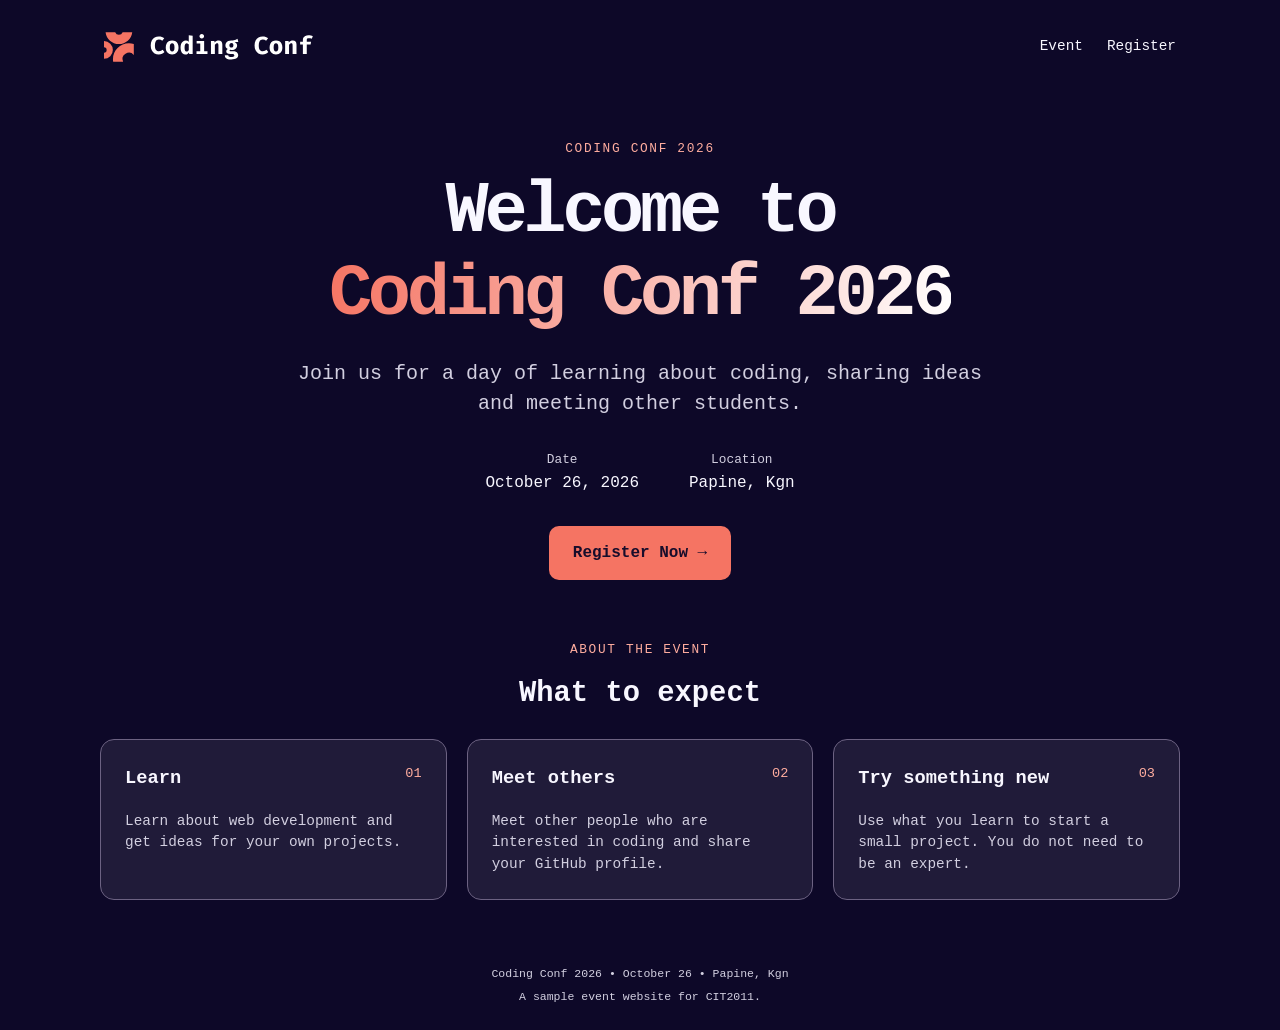
<file: index.html>
<!DOCTYPE html>
<html lang="en"><head><meta charset="UTF-8"><meta name="viewport" content="width=device-width,initial-scale=1"><meta http-equiv="refresh" content="0;url=HTML/index.html"><title>Coding Conf</title></head><body><p><a href="HTML/index.html">Open Coding Conf 2026</a></p></body></html>
</file>
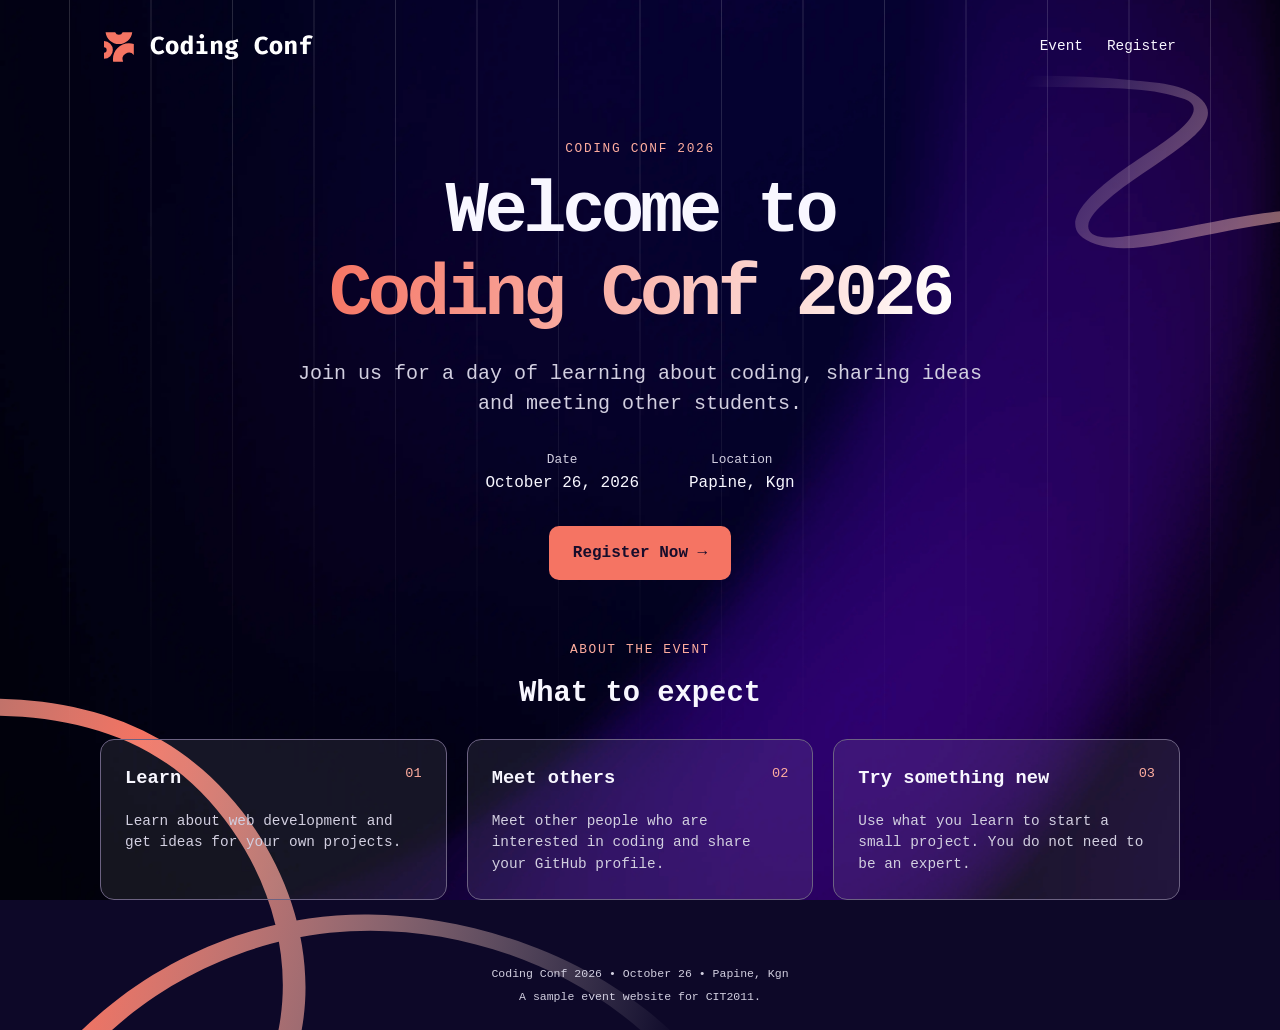
<file: HTML/index.html>
<!DOCTYPE html>
<html lang="en">
<head>
  <meta charset="UTF-8">
  <meta name="viewport" content="width=device-width, initial-scale=1.0">
  <meta name="description" content="Join Coding Conf on October 26, 2026 in Papine, Kgn.">
  <title>Event | Coding Conf 2026</title>
  <link rel="icon" href="../assets/images/favicon-32x32.png">
  <link rel="stylesheet" href="../css/style.css">
  
</head>
<body>
  <a class="skip-link" href="#main">Skip to content</a>
  <header class="site-header">
    <a class="brand" href="index.html" aria-label="Coding Conf home"><img src="../assets/images/logo-full.svg" alt="Coding Conf" width="210" height="30"></a>
    <nav aria-label="Main navigation"><a href="index.html">Event</a><a href="login.html">Register</a></nav>
  </header>
  <main id="main" class="landing">
    <section class="hero" aria-labelledby="event-title">
      <p class="eyebrow">CODING CONF 2026</p>
      <h1 id="event-title">Welcome to<br><span class="gradient">Coding Conf 2026</span></h1>
      <p class="intro">Join us for a day of learning about coding, sharing ideas and meeting other students.</p>
      <div class="event-meta"><p><strong>Date</strong><br><time datetime="2026-10-26">October 26, 2026</time></p><p><strong>Location</strong><br>Papine, Kgn</p></div>
      <a class="button" href="login.html">Register Now <span aria-hidden="true">&rarr;</span></a>
    </section>
    <section class="experience" aria-labelledby="experience-title">
      <p class="eyebrow">ABOUT THE EVENT</p><h2 id="experience-title">What to expect</h2>
      <div class="feature-grid">
        <article><span class="feature-number">01</span><h3>Learn</h3><p>Learn about web development and get ideas for your own projects.</p></article>
        <article><span class="feature-number">02</span><h3>Meet others</h3><p>Meet other people who are interested in coding and share your GitHub profile.</p></article>
        <article><span class="feature-number">03</span><h3>Try something new</h3><p>Use what you learn to start a small project. You do not need to be an expert.</p></article>
      </div>
    </section>
  </main>
  <footer class="site-footer"><p>Coding Conf 2026 &bull; October 26 &bull; Papine, Kgn</p><p>A sample event website for CIT2011.</p></footer>
</body>
</html>
</file>
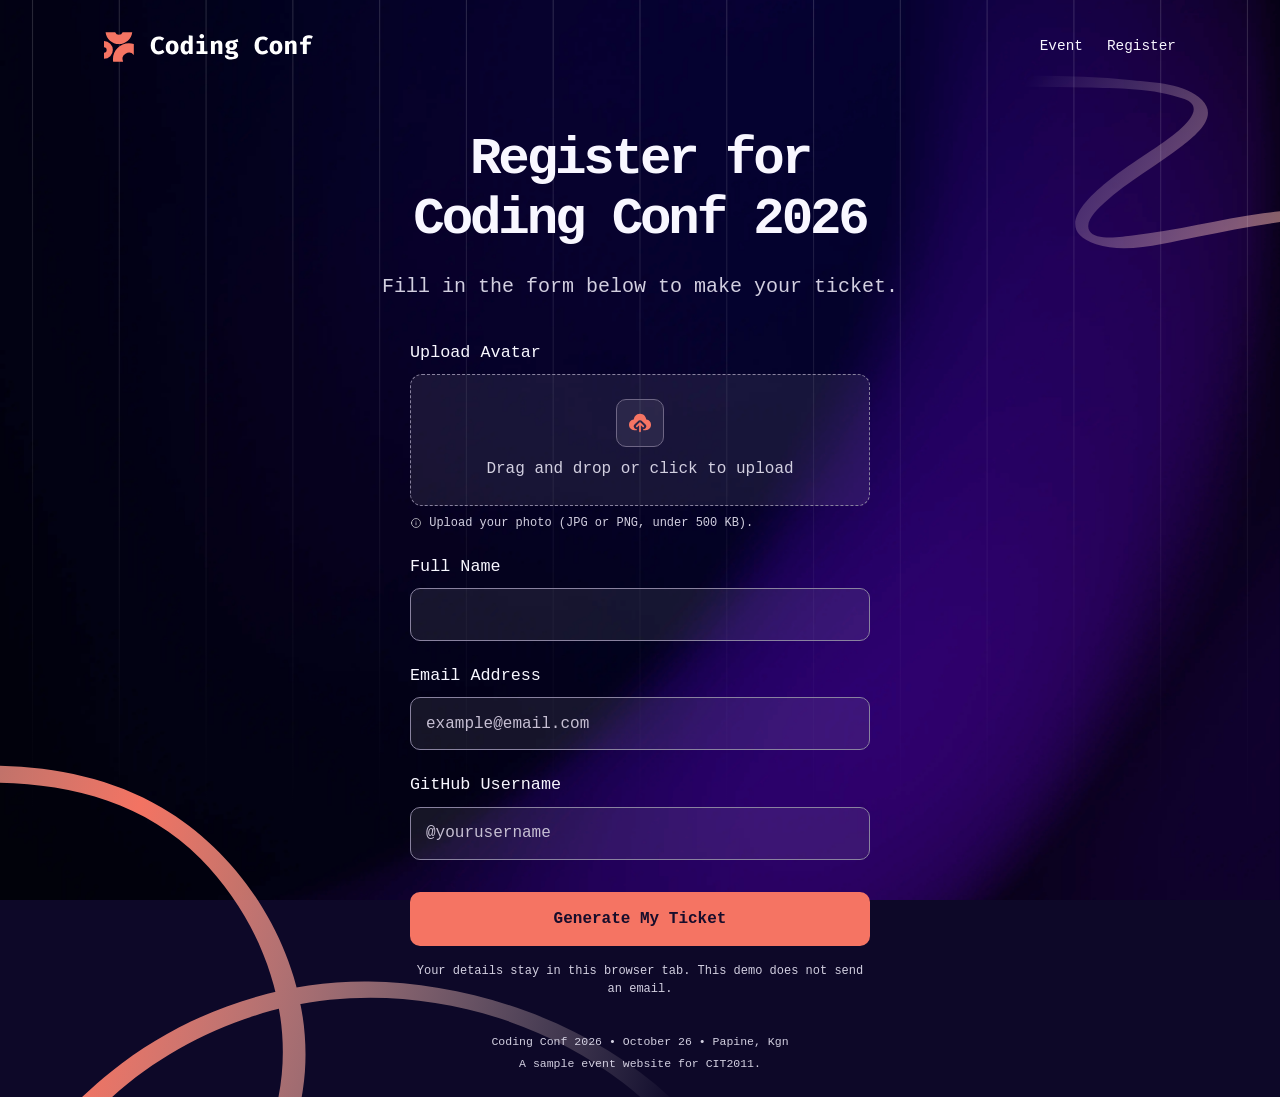
<file: HTML/login.html>
<!DOCTYPE html>
<html lang="en">
<head>
  <meta charset="UTF-8">
  <meta name="viewport" content="width=device-width, initial-scale=1.0">
  <meta name="description" content="Join Coding Conf on October 26, 2026 in Papine, Kgn.">
  <title>Registration | Coding Conf 2026</title>
  <link rel="icon" href="../assets/images/favicon-32x32.png">
  <link rel="stylesheet" href="../css/style.css">
  <script src="../js/validation.js" defer></script>
</head>
<body>
  <a class="skip-link" href="#main">Skip to content</a>
  <header class="site-header">
    <a class="brand" href="index.html" aria-label="Coding Conf home"><img src="../assets/images/logo-full.svg" alt="Coding Conf" width="210" height="30"></a>
    <nav aria-label="Main navigation"><a href="index.html">Event</a><a href="login.html">Register</a></nav>
  </header>
  <main id="main">
    <section class="page-heading" aria-labelledby="form-title">
      <h1 id="form-title">Register for<br>Coding Conf 2026</h1>
      <p class="intro">Fill in the form below to make your ticket.</p>
    </section>
    <form id="registration-form" class="registration" novalidate>
      <div class="field">
        <label for="avatar">Upload Avatar</label>
        <div id="drop-zone" class="drop-zone">
          <input id="avatar" name="avatar" type="file" accept="image/jpeg,image/png" aria-describedby="avatar-help avatar-error" required>
          <img id="avatar-preview" src="../assets/images/icon-upload.svg" alt="" class="upload-preview">
          <span id="upload-prompt">Drag and drop or click to upload</span>
        </div>
        <div id="image-actions" class="image-actions" hidden><button id="remove-image" type="button">Remove image</button><button id="change-image" type="button">Change image</button></div>
        <p id="avatar-help" class="hint"><img src="../assets/images/icon-info.svg" alt="" width="12" height="12"> Upload your photo (JPG or PNG, under 500 KB).</p>
        <p id="avatar-error" class="error" aria-live="polite"></p>
      </div>
      <div class="field"><label for="full-name">Full Name</label><input id="full-name" name="fullName" type="text" autocomplete="name" maxlength="80" aria-describedby="name-error" required><p id="name-error" class="error" aria-live="polite"></p></div>
      <div class="field"><label for="email">Email Address</label><input id="email" name="email" type="email" autocomplete="email" placeholder="example@email.com" maxlength="254" aria-describedby="email-error" required><p id="email-error" class="error" aria-live="polite"></p></div>
      <div class="field"><label for="github">GitHub Username</label><input id="github" name="github" type="text" autocomplete="off" placeholder="@yourusername" maxlength="40" spellcheck="false" aria-describedby="github-error" required><p id="github-error" class="error" aria-live="polite"></p></div>
      <p id="form-error" class="error" role="alert"></p>
      <button class="button" id="submit-button" type="submit">Generate My Ticket</button>
      <p class="privacy">Your details stay in this browser tab. This demo does not send an email.</p>
    </form>
  </main>
  <footer class="site-footer"><p>Coding Conf 2026 &bull; October 26 &bull; Papine, Kgn</p><p>A sample event website for CIT2011.</p></footer>
</body>
</html>
</file>
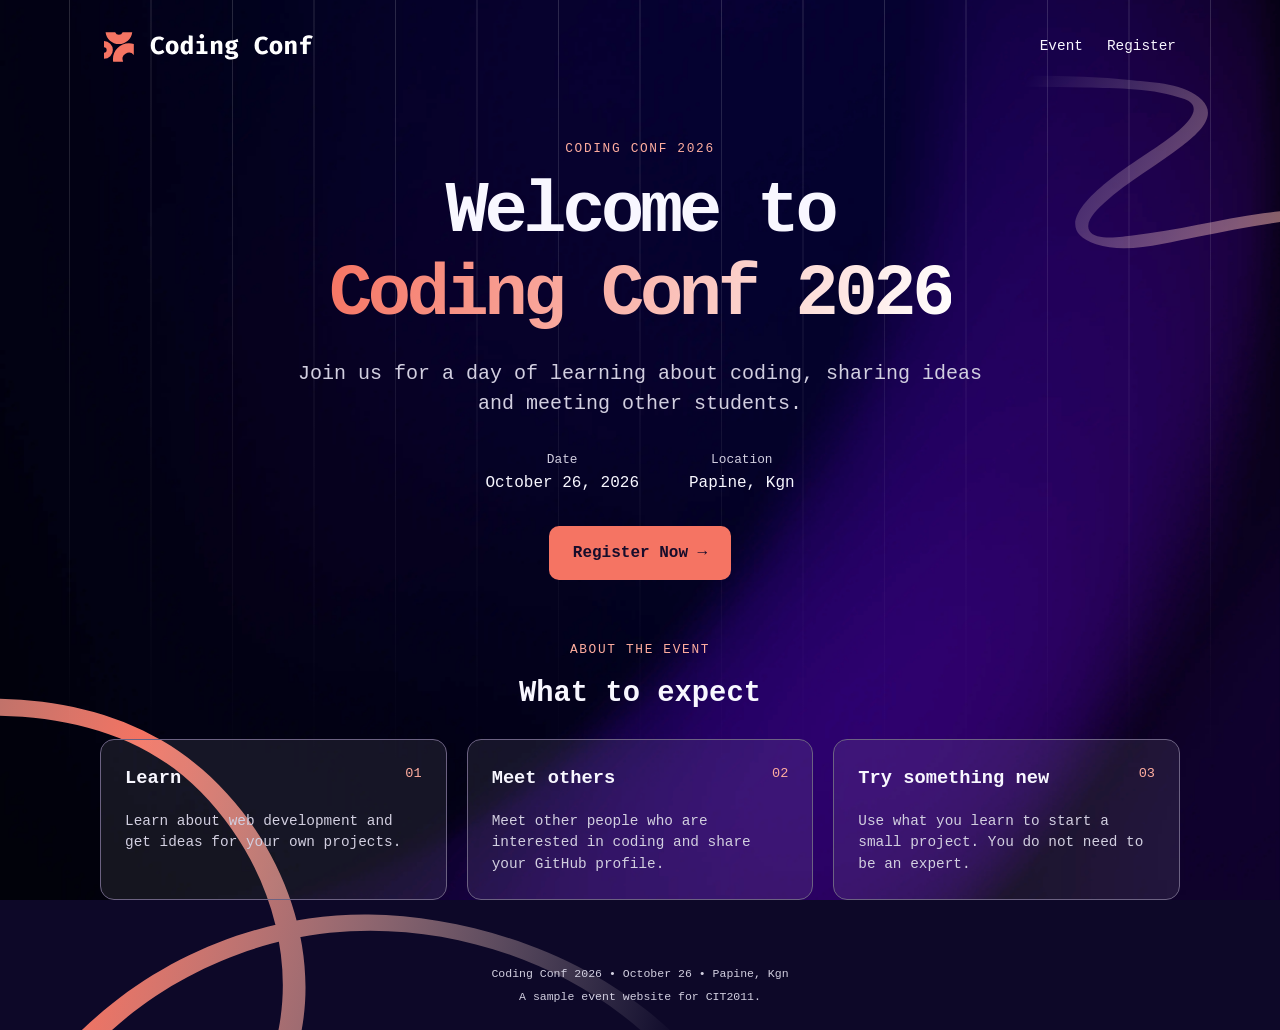
<file: HTML/ticket.html>
<!DOCTYPE html>
<html lang="en">
<head>
  <meta charset="UTF-8">
  <meta name="viewport" content="width=device-width, initial-scale=1.0">
  <meta name="description" content="Join Coding Conf on October 26, 2026 in Papine, Kgn.">
  <title>Your Ticket | Coding Conf 2026</title>
  <link rel="icon" href="../assets/images/favicon-32x32.png">
  <link rel="stylesheet" href="../css/style.css">
  <script src="../js/ticket.js" defer></script>
</head>
<body>
  <a class="skip-link" href="#main">Skip to content</a>
  <header class="site-header">
    <a class="brand" href="index.html" aria-label="Coding Conf home"><img src="../assets/images/logo-full.svg" alt="Coding Conf" width="210" height="30"></a>
    <nav aria-label="Main navigation"><a href="index.html">Event</a><a href="login.html">Register</a></nav>
  </header>
  <main id="main" class="confirmation" hidden>
    <section class="page-heading" aria-labelledby="success-title">
      <h1 id="success-title">Congrats, <span id="congrats-name" class="gradient"></span>!<br>Your ticket is ready.</h1>
      <p class="intro">Thanks for registering for Coding Conf.<br>Registration email: <span id="confirmation-email" class="accent"></span></p>
    </section>
    <section class="ticket" aria-label="Your Coding Conf ticket">
      <div class="ticket-content">
        <img class="ticket-logo" src="../assets/images/logo-full.svg" alt="Coding Conf" width="210" height="30">
        <p class="ticket-date">October 26, 2026 / Papine, Kgn</p>
        <div class="attendee"><img id="ticket-avatar" alt="Attendee profile photo" width="72" height="72"><div class="attendee-details"><h2 id="ticket-name"></h2><a id="ticket-github" target="_blank" rel="noopener noreferrer"><img src="../assets/images/icon-github.svg" alt="" width="20" height="20"><span id="github-handle"></span></a></div></div>
      </div>
      <p id="ticket-number" class="ticket-number"></p>
    </section>
    <div class="ticket-actions"><button id="print-ticket" class="button" type="button">Print My Ticket</button><a href="login.html">Register someone else</a></div>
  </main>
  <footer class="site-footer"><p>Coding Conf 2026 &bull; October 26 &bull; Papine, Kgn</p><p>A sample event website for CIT2011.</p></footer>
</body>
</html>
</file>
<file: css/style.css>
/* Shared theme and flexible page layouts. Supplied artwork is kept local. */
:root { --ink: #f8f7ff; --muted: #d2cfe0; --accent: #f57463; --base: #0d0828; --line: #89829f; --glass: rgba(255,255,255,.08); }
* { box-sizing: border-box; }
body { margin: 0; min-height: 100vh; color: var(--ink); background: url('../assets/images/pattern-lines.svg') center top / auto 100%, url('../assets/images/pattern-squiggly-line-top.svg') right 70px / 30% auto no-repeat, url('../assets/images/pattern-squiggly-line-bottom-desktop.svg') left bottom / 55% auto no-repeat, url('../assets/images/background-desktop.png') center / cover fixed, var(--base); font-family: 'Courier New', monospace; line-height: 1.5; }
a { color: inherit; text-underline-offset: 5px; }
button, input { font: inherit; }
button, a, input { -webkit-tap-highlight-color: transparent; }
:where(h1,h2,h3,p) { margin-top: 0; }
:is(a,button,input):focus-visible { outline: 3px solid var(--ink); outline-offset: 5px; }
.skip-link { position: absolute; left: 12px; top: -100px; z-index: 10; padding: 12px; background: var(--base); }
.skip-link:focus { top: 12px; }
.site-header { max-width: 1120px; margin: auto; padding: 32px 24px; display: flex; align-items: center; justify-content: space-between; gap: 20px; }
.brand img { display: block; max-width: 100%; height: auto; }
nav { display: flex; gap: 24px; font-size: .9rem; }
nav a { text-decoration: none; }
nav a:hover { color: var(--accent); }
main { width: min(100% - 40px, 1080px); margin: auto; min-height: 65vh; }
.page-heading { text-align: center; margin: 35px auto 38px; }
h1 { font-size: clamp(1.85rem, 4.1vw, 3.35rem); line-height: 1.15; letter-spacing: -.06em; margin-bottom: 22px; }
.intro { color: var(--muted); font-size: clamp(1rem, 1.8vw, 1.25rem); max-width: 690px; margin-inline: auto; }
.gradient { background: linear-gradient(100deg, var(--accent), #fff); color: transparent; background-clip: text; }
.accent { color: #ffa294; overflow-wrap: anywhere; }
.button { display: inline-block; padding: 15px 24px; border: 0; border-radius: 10px; color: #170d2b; background: var(--accent); text-align: center; font-weight: 800; text-decoration: none; cursor: pointer; transition: background .2s, transform .2s; }
.button:hover:not(:disabled) { background: #ff9988; transform: translateY(-2px); }
.button:disabled { opacity: .7; cursor: wait; }
.registration { width: min(100%, 460px); margin: auto; }
.field { margin-bottom: 22px; }
label { display: block; font-size: 1.05rem; margin-bottom: 9px; }
input:not([type=file]) { width: 100%; min-height: 53px; padding: 12px 15px; border: 1px solid var(--line); border-radius: 10px; color: var(--ink); background: var(--glass); }
input::placeholder { color: #c6bfd3; }
input:hover { background: rgba(255,255,255,.14); }
input[aria-invalid=true], .drop-zone:has(input[aria-invalid=true]) { border-color: var(--accent); }
.drop-zone { position: relative; min-height: 132px; display: flex; flex-direction: column; justify-content: center; align-items: center; gap: 10px; padding: 16px; border: 1px dashed var(--line); border-radius: 12px; background: var(--glass); text-align: center; color: var(--muted); }
.drop-zone:has(input:focus-visible) { outline: 3px solid white; outline-offset: 5px; }
.drop-zone:hover, .drop-zone.dragging { background: rgba(255,255,255,.17); }
.drop-zone input { position: absolute; inset: 0; width: 100%; height: 100%; opacity: 0; cursor: pointer; }
.upload-preview { width: 48px; height: 48px; border: 1px solid #6e6685; border-radius: 10px; padding: 9px; background: var(--glass); object-fit: cover; }
.upload-preview.has-image { padding: 0; }
.image-actions { text-align: center; margin-top: 9px; }
.image-actions button { color: white; border: 0; background: #403950; padding: 5px 9px; margin: 0 3px; border-radius: 4px; cursor: pointer; font-size: .75rem; }
.hint, .error, .privacy { font-size: .75rem; margin: 8px 0 0; }
.hint, .privacy { color: var(--muted); }
.error { color: #ffad9f; }
.error:empty { display: none; }
.registration > .button { width: 100%; margin-top: 10px; }
.privacy { text-align: center; margin-top: 16px; }
.site-footer { text-align: center; color: var(--muted); padding: 35px 20px 20px; font-size: .72rem; }
.site-footer p { margin-bottom: 5px; }
.hero { text-align: center; padding: 45px 0 60px; }
.hero h1 { font-size: clamp(2.3rem, 5.8vw, 4.5rem); }
.eyebrow { color: #ffad9f; font-size: .8rem; letter-spacing: .13em; }
.event-meta { display: flex; justify-content: center; gap: 50px; margin: 28px 0 15px; }
.event-meta strong { color: var(--muted); font-size: .8rem; font-weight: normal; }
.experience { padding-bottom: 30px; }
.experience > :is(p,h2) { text-align: center; }
h2 { font-size: clamp(1.3rem, 3vw, 1.8rem); }
.feature-grid { display: grid; grid-template-columns: repeat(3, 1fr); gap: 20px; }
.feature-grid article { padding: 24px; border: 1px solid #6c6282; border-radius: 14px; background: var(--glass); }
.feature-number { float: right; color: #ffad9f; font-size: .85rem; }
.feature-grid p { color: var(--muted); font-size: .9rem; margin: 0; }
.confirmation .page-heading { margin-top: 55px; }
.ticket { position: relative; display: flex; width: min(100%, 600px); min-height: 265px; margin: 65px auto 35px; border: 1px solid #b39cbf; border-radius: 18px; background: linear-gradient(115deg,rgba(255,255,255,.14),rgba(255,255,255,.03)); backdrop-filter: blur(16px); }
.ticket-content { flex: 1; min-width: 0; padding: 26px; }
.ticket-date { margin: 8px 0 30px 42px; font-size: .85rem; color: var(--muted); }
.attendee { display: flex; align-items: center; gap: 15px; }
.attendee > img { border-radius: 10px; object-fit: cover; flex-shrink: 0; }
.attendee-details { min-width: 0; }
.attendee h2 { margin-bottom: 3px; font-size: clamp(1.05rem, 3vw, 1.6rem); overflow-wrap: anywhere; }
.attendee a { display: flex; align-items: center; gap: 7px; font-size: .85rem; overflow-wrap: anywhere; }
.ticket-number { width: 85px; flex-shrink: 0; margin: 0; border-left: 2px dashed #a094b1; writing-mode: vertical-rl; display: flex; align-items: center; justify-content: center; font-size: 1.45rem; color: #c7bbd2; }
.ticket-actions { display: flex; flex-direction: column; align-items: center; gap: 18px; }
.ticket-actions a { font-size: .85rem; }
[hidden] { display: none !important; }
@media (max-width: 800px) { body { background-image: url('../assets/images/pattern-lines.svg'), url('../assets/images/background-tablet.png'); background-size: auto 100%, cover; } .feature-grid { gap: 12px; } .feature-grid article { padding: 18px; } }
@media (max-width: 520px) { body { background-image: url('../assets/images/pattern-squiggly-line-bottom-mobile-tablet.svg'), url('../assets/images/background-mobile.png'); background-position: left bottom, center; background-size: 85% auto, cover; background-repeat: no-repeat; } .site-header { padding: 24px 20px; flex-direction: column; gap: 16px; } .brand img { width: 180px; } nav { font-size: .8rem; } .page-heading { margin-top: 24px; } .hero { padding-top: 25px; } .event-meta { gap: 22px; font-size: .85rem; } .feature-grid { grid-template-columns: 1fr; } .ticket { min-height: 205px; margin-top: 40px; } .ticket-content { padding: 16px; } .ticket-logo { width: 165px; height: auto; } .ticket-date { margin: 8px 0 25px; font-size: .65rem; } .attendee { gap: 10px; } .attendee > img { width: 48px; height: 48px; } .attendee a { font-size: .7rem; } .ticket-number { width: 44px; font-size: 1rem; } }
@media (prefers-reduced-motion: reduce) { * { transition: none !important; } }
@media print { body { background: #130b2c; print-color-adjust: exact; } .site-header, .site-footer, .ticket-actions, .skip-link { display: none; } .ticket { break-inside: avoid; } }

/* Long attendee names and filenames must remain inside narrow layouts. */
h1, #upload-prompt { overflow-wrap: anywhere; }
.hint img { vertical-align: middle; }
</file>
